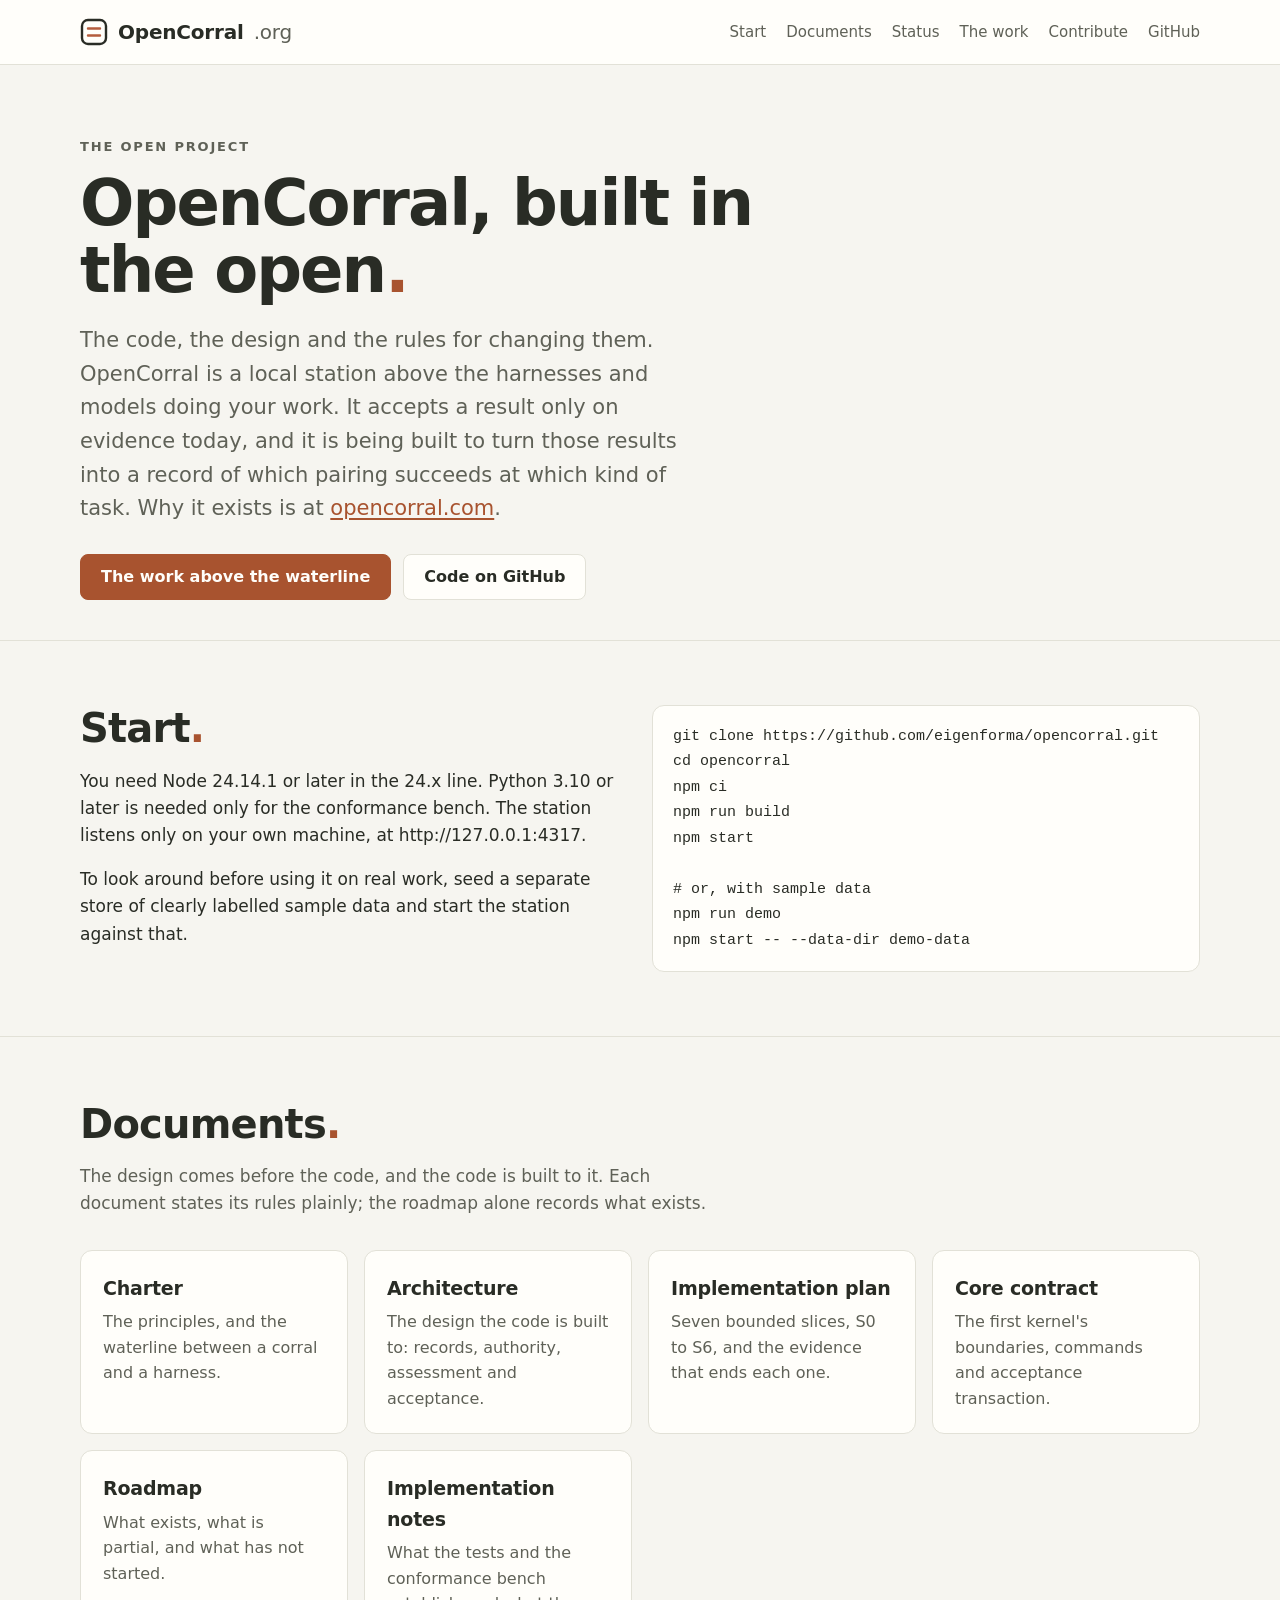
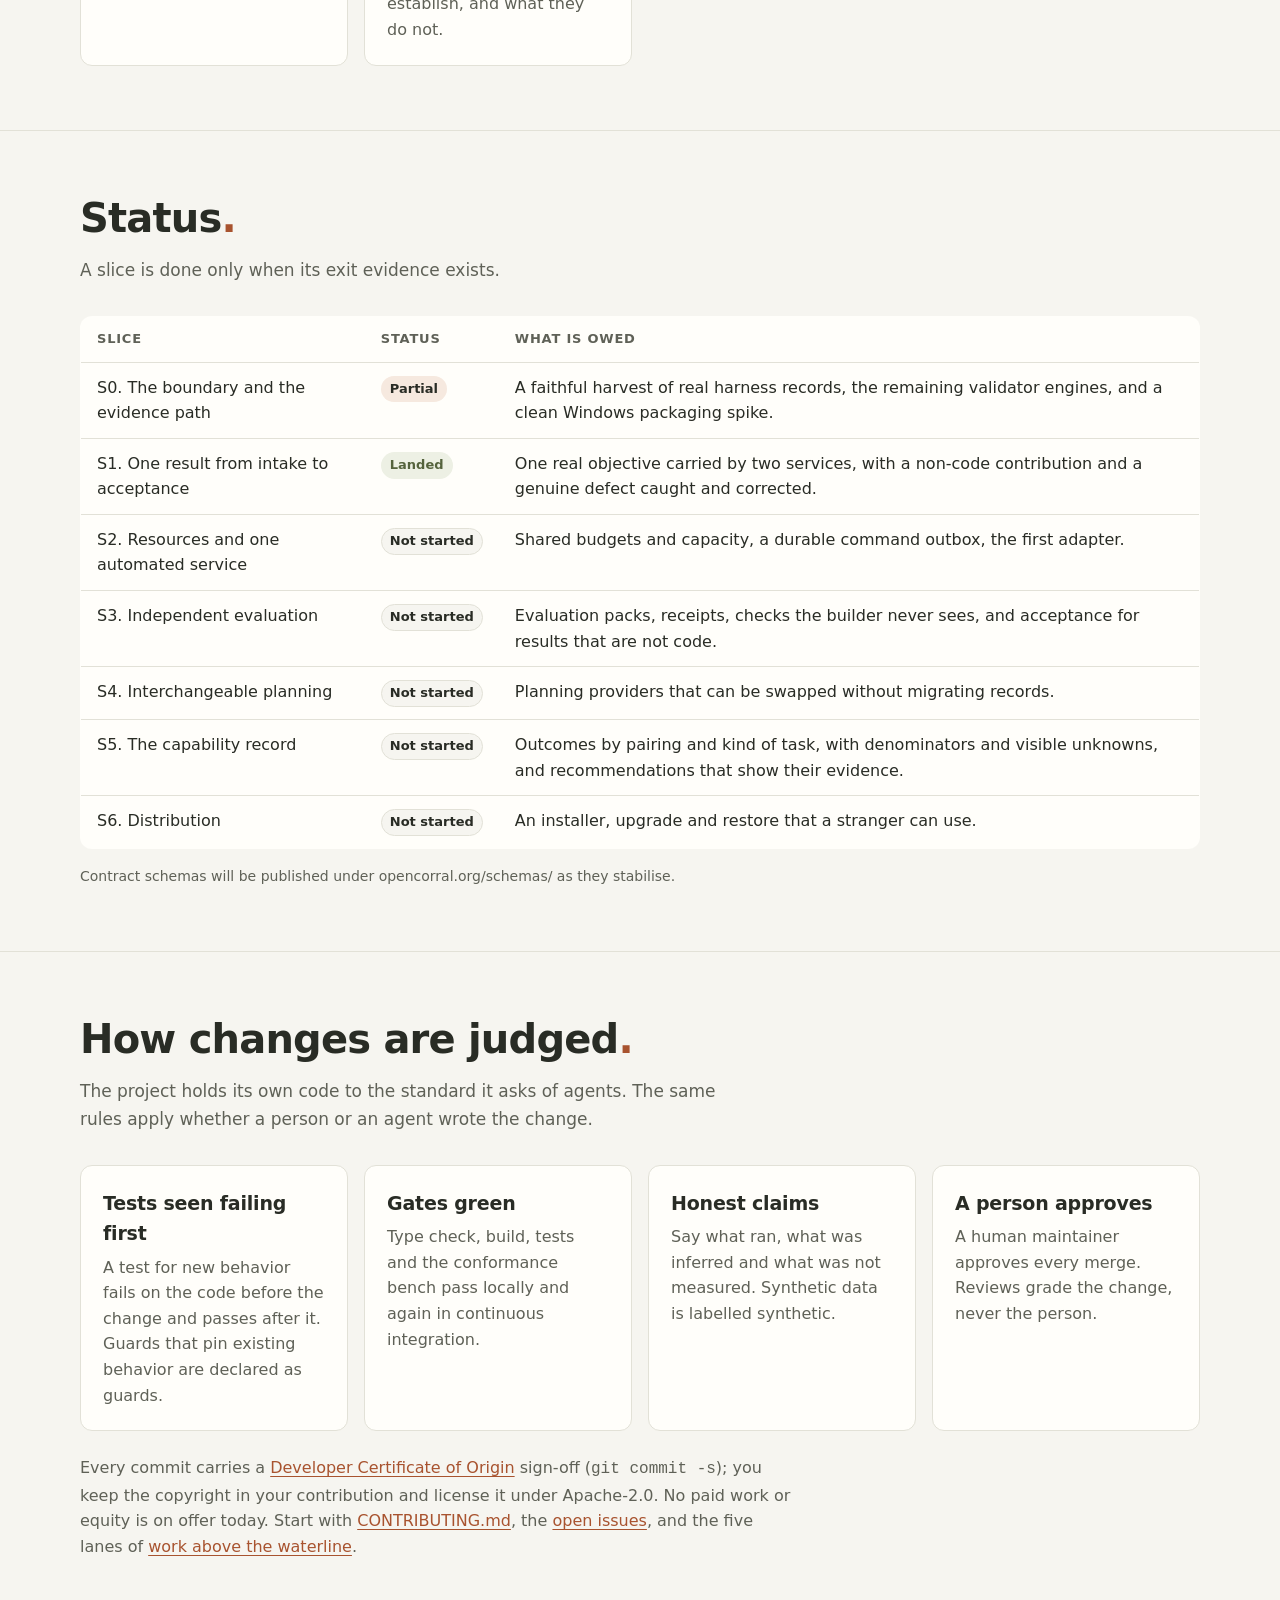
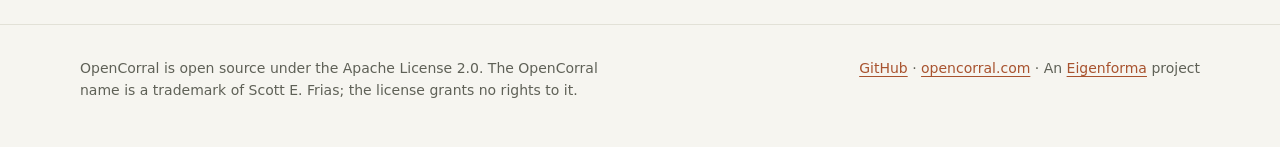
<file: index.html>
<!doctype html>
<html lang="en">
<head>
<meta charset="utf-8">
<meta name="viewport" content="width=device-width, initial-scale=1">
<title>OpenCorral · The open project</title>
<meta name="description" content="The OpenCorral open project: the code, the design documents, the roadmap, the open work above the waterline, and how changes are judged. Apache-2.0.">
<link rel="stylesheet" href="style.css">
</head>
<body>
<header class="site-head">
  <div class="wrap">
    <a class="brand" href="/" aria-label="OpenCorral open project home">
      <svg width="28" height="28" viewBox="0 0 28 28" fill="none" aria-hidden="true"><rect x="2" y="2" width="24" height="24" rx="6" stroke="currentColor" stroke-width="2.4"/><path d="M8 10.5h12M8 17.5h12" stroke="#b45c3d" stroke-width="2.4" stroke-linecap="round"/></svg>
      OpenCorral <span style="color:var(--muted);font-weight:500">.org</span>
    </a>
    <nav class="site-nav" aria-label="Main">
      <a href="#start">Start</a>
      <a href="#documents">Documents</a>
      <a href="#status">Status</a>
      <a href="/work/">The work</a>
      <a href="#contribute">Contribute</a>
      <a href="https://github.com/eigenforma/opencorral">GitHub</a>
    </nav>
  </div>
</header>

<main>
  <div class="wrap hero">
    <p class="eyebrow">The open project</p>
    <h1>OpenCorral, built in the open<span class="dot">.</span></h1>
    <p class="lede">The code, the design and the rules for changing them. OpenCorral is a local station above the harnesses and models doing your work. It accepts a result only on evidence today, and it is being built to turn those results into a record of which pairing succeeds at which kind of task. Why it exists is at <a href="https://opencorral.com">opencorral.com</a>.</p>
    <div class="actions">
      <a class="button primary" href="/work/">The work above the waterline</a>
      <a class="button" href="https://github.com/eigenforma/opencorral">Code on GitHub</a>
    </div>
  </div>

  <section id="start">
    <div class="wrap two">
      <div>
        <h2>Start<span class="dot">.</span></h2>
        <p>You need Node 24.14.1 or later in the 24.x line. Python 3.10 or later is needed only for the conformance bench. The station listens only on your own machine, at http://127.0.0.1:4317.</p>
        <p>To look around before using it on real work, seed a separate store of clearly labelled sample data and start the station against that.</p>
      </div>
      <div>
<pre><code>git clone https://github.com/eigenforma/opencorral.git
cd opencorral
npm ci
npm run build
npm start

# or, with sample data
npm run demo
npm start -- --data-dir demo-data</code></pre>
      </div>
    </div>
  </section>

  <section id="documents">
    <div class="wrap">
      <h2>Documents<span class="dot">.</span></h2>
      <p class="section-intro">The design comes before the code, and the code is built to it. Each document states its rules plainly; the roadmap alone records what exists.</p>
      <div class="grid">
        <a class="card" href="https://github.com/eigenforma/opencorral/blob/main/docs/CHARTER.md"><h3>Charter</h3><p>The principles, and the waterline between a corral and a harness.</p></a>
        <a class="card" href="https://github.com/eigenforma/opencorral/blob/main/docs/ARCHITECTURE.md"><h3>Architecture</h3><p>The design the code is built to: records, authority, assessment and acceptance.</p></a>
        <a class="card" href="https://github.com/eigenforma/opencorral/blob/main/docs/IMPLEMENTATION_PLAN.md"><h3>Implementation plan</h3><p>Seven bounded slices, S0 to S6, and the evidence that ends each one.</p></a>
        <a class="card" href="https://github.com/eigenforma/opencorral/blob/main/docs/CORE_CONTRACT.md"><h3>Core contract</h3><p>The first kernel's boundaries, commands and acceptance transaction.</p></a>
        <a class="card" href="https://github.com/eigenforma/opencorral/blob/main/docs/ROADMAP.md"><h3>Roadmap</h3><p>What exists, what is partial, and what has not started.</p></a>
        <a class="card" href="https://github.com/eigenforma/opencorral/blob/main/docs/IMPLEMENTATION-NOTES.md"><h3>Implementation notes</h3><p>What the tests and the conformance bench establish, and what they do not.</p></a>
      </div>
    </div>
  </section>

  <section id="status">
    <div class="wrap">
      <h2>Status<span class="dot">.</span></h2>
      <p class="section-intro">A slice is done only when its exit evidence exists.</p>
      <div class="table-box">
        <table class="status">
          <thead><tr><th scope="col">Slice</th><th scope="col">Status</th><th scope="col">What is owed</th></tr></thead>
          <tbody>
            <tr><td>S0. The boundary and the evidence path</td><td><span class="tag partial">Partial</span></td><td>A faithful harvest of real harness records, the remaining validator engines, and a clean Windows packaging spike.</td></tr>
            <tr><td>S1. One result from intake to acceptance</td><td><span class="tag landed">Landed</span></td><td>One real objective carried by two services, with a non-code contribution and a genuine defect caught and corrected.</td></tr>
            <tr><td>S2. Resources and one automated service</td><td><span class="tag">Not started</span></td><td>Shared budgets and capacity, a durable command outbox, the first adapter.</td></tr>
            <tr><td>S3. Independent evaluation</td><td><span class="tag">Not started</span></td><td>Evaluation packs, receipts, checks the builder never sees, and acceptance for results that are not code.</td></tr>
            <tr><td>S4. Interchangeable planning</td><td><span class="tag">Not started</span></td><td>Planning providers that can be swapped without migrating records.</td></tr>
            <tr><td>S5. The capability record</td><td><span class="tag">Not started</span></td><td>Outcomes by pairing and kind of task, with denominators and visible unknowns, and recommendations that show their evidence.</td></tr>
            <tr><td>S6. Distribution</td><td><span class="tag">Not started</span></td><td>An installer, upgrade and restore that a stranger can use.</td></tr>
          </tbody>
        </table>
      </div>
      <p class="fineprint">Contract schemas will be published under opencorral.org/schemas/ as they stabilise.</p>
    </div>
  </section>

  <section id="contribute">
    <div class="wrap">
      <h2>How changes are judged<span class="dot">.</span></h2>
      <p class="section-intro">The project holds its own code to the standard it asks of agents. The same rules apply whether a person or an agent wrote the change.</p>
      <div class="grid">
        <div class="card"><h3>Tests seen failing first</h3><p>A test for new behavior fails on the code before the change and passes after it. Guards that pin existing behavior are declared as guards.</p></div>
        <div class="card"><h3>Gates green</h3><p>Type check, build, tests and the conformance bench pass locally and again in continuous integration.</p></div>
        <div class="card"><h3>Honest claims</h3><p>Say what ran, what was inferred and what was not measured. Synthetic data is labelled synthetic.</p></div>
        <div class="card"><h3>A person approves</h3><p>A human maintainer approves every merge. Reviews grade the change, never the person.</p></div>
      </div>
      <p class="not-yet">Every commit carries a <a href="https://developercertificate.org/">Developer Certificate of Origin</a> sign-off (<code>git commit -s</code>); you keep the copyright in your contribution and license it under Apache-2.0. No paid work or equity is on offer today. Start with <a href="https://github.com/eigenforma/opencorral/blob/main/CONTRIBUTING.md">CONTRIBUTING.md</a>, the <a href="https://github.com/eigenforma/opencorral/issues">open issues</a>, and the five lanes of <a href="/work/">work above the waterline</a>.</p>
    </div>
  </section>
</main>

<footer class="site-foot">
  <div class="wrap">
    <p>OpenCorral is open source under the Apache License 2.0. The OpenCorral name is a trademark of Scott E. Frias; the license grants no rights to it.</p>
    <p><a href="https://github.com/eigenforma/opencorral">GitHub</a> · <a href="https://opencorral.com">opencorral.com</a> · An <a href="https://eigenforma.com">Eigenforma</a> project</p>
  </div>
</footer>
</body>
</html>
</file>
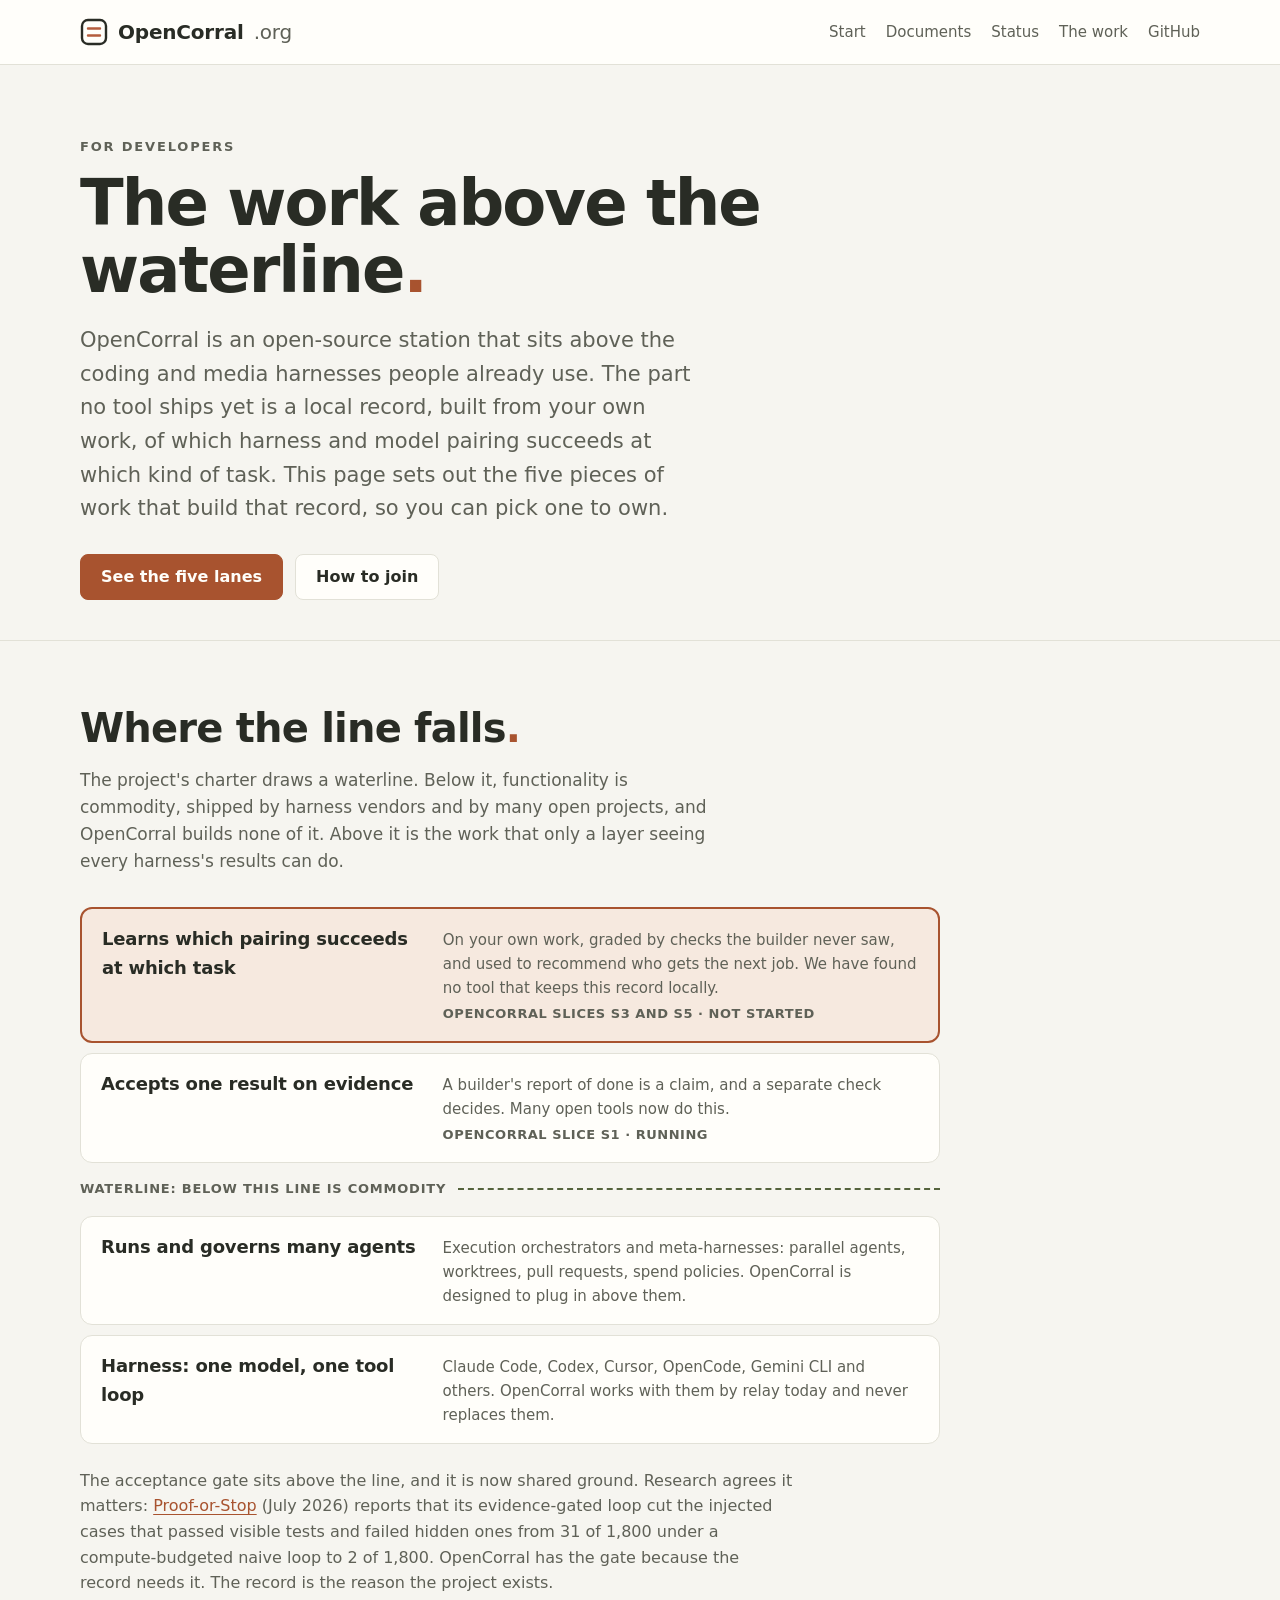
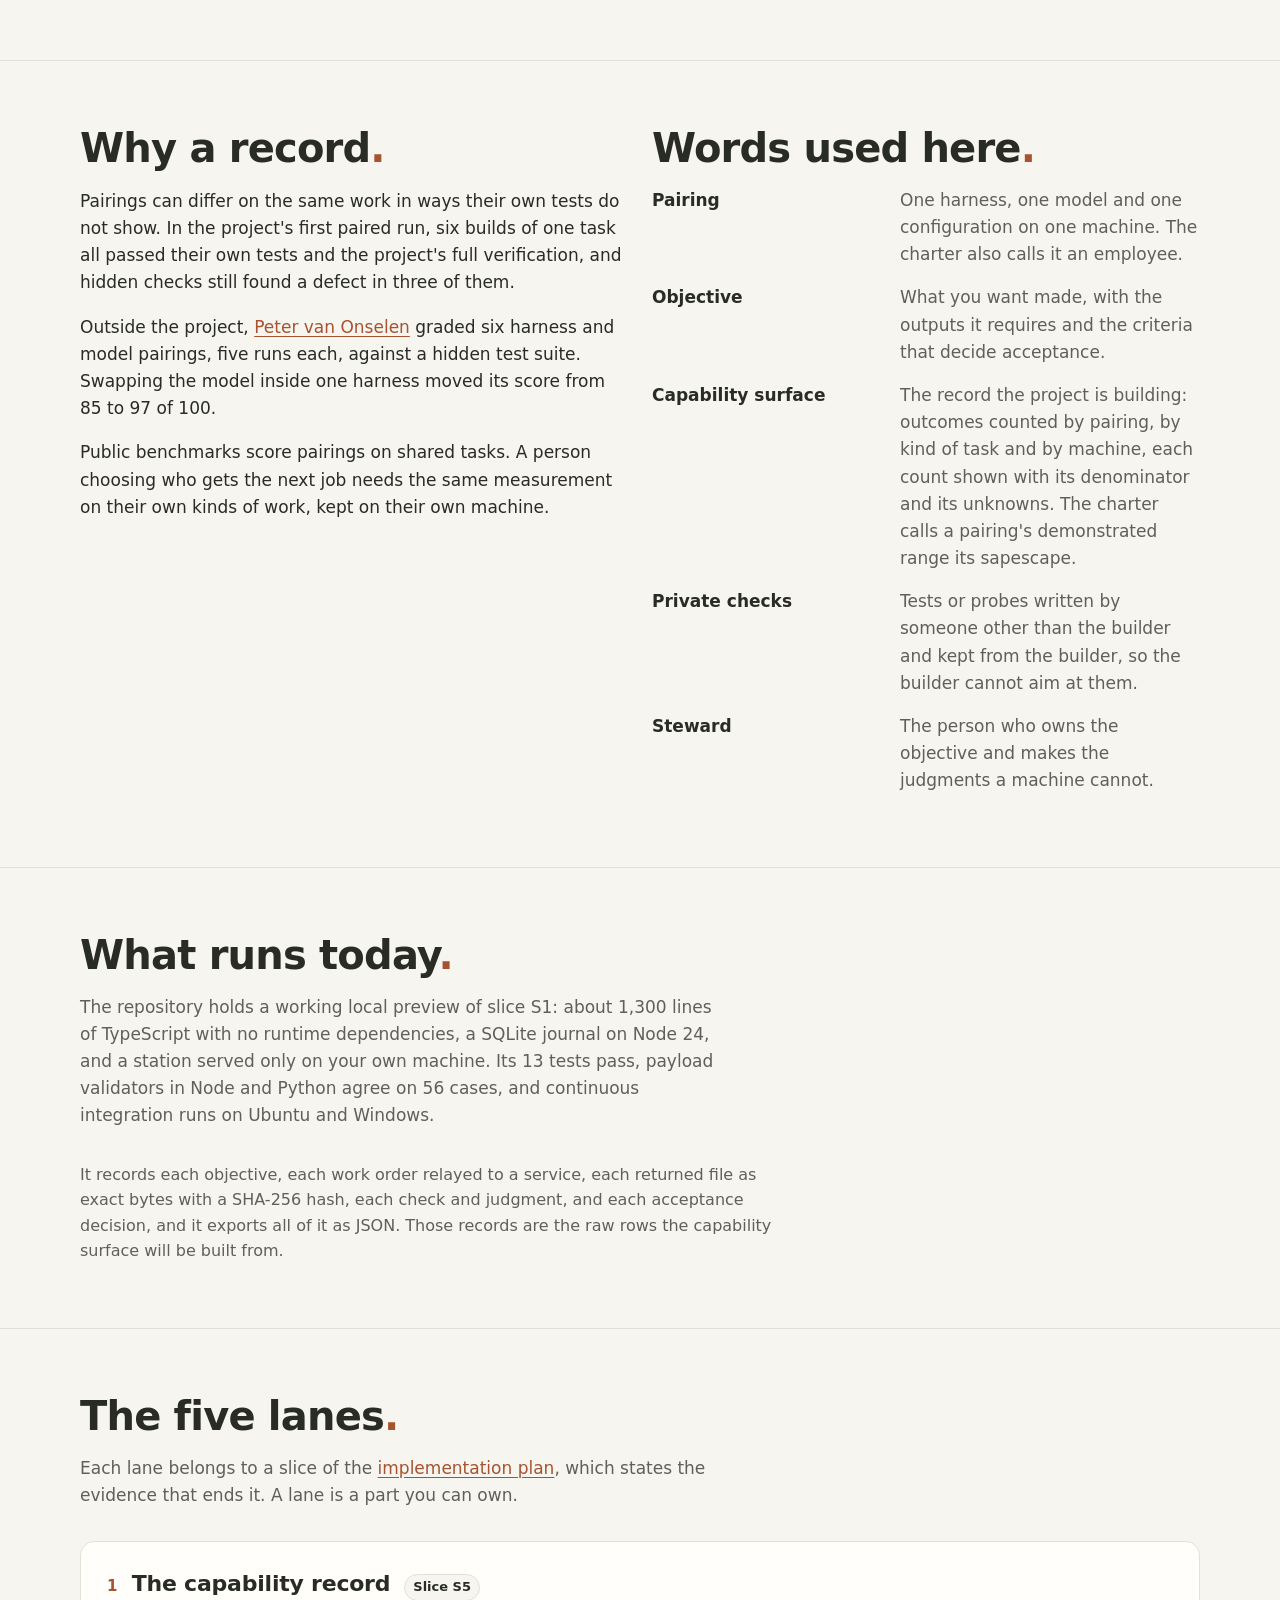
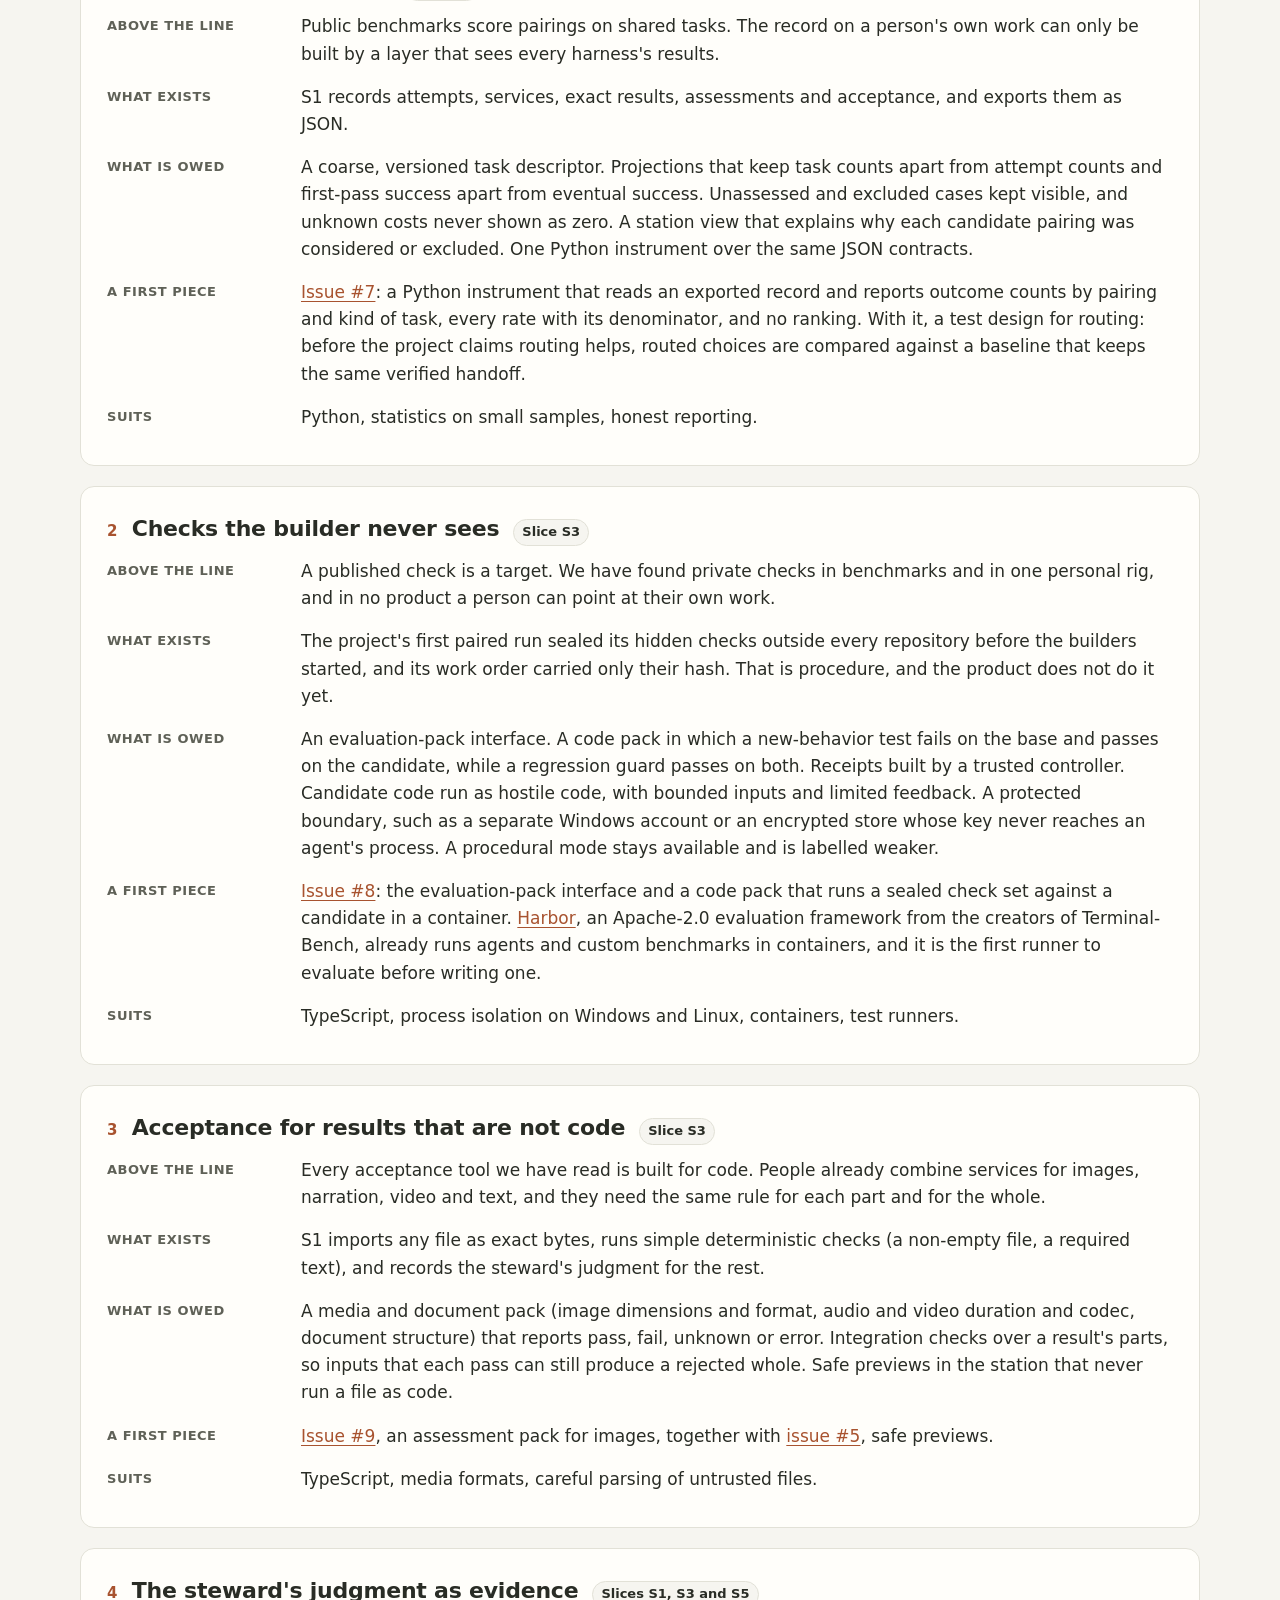
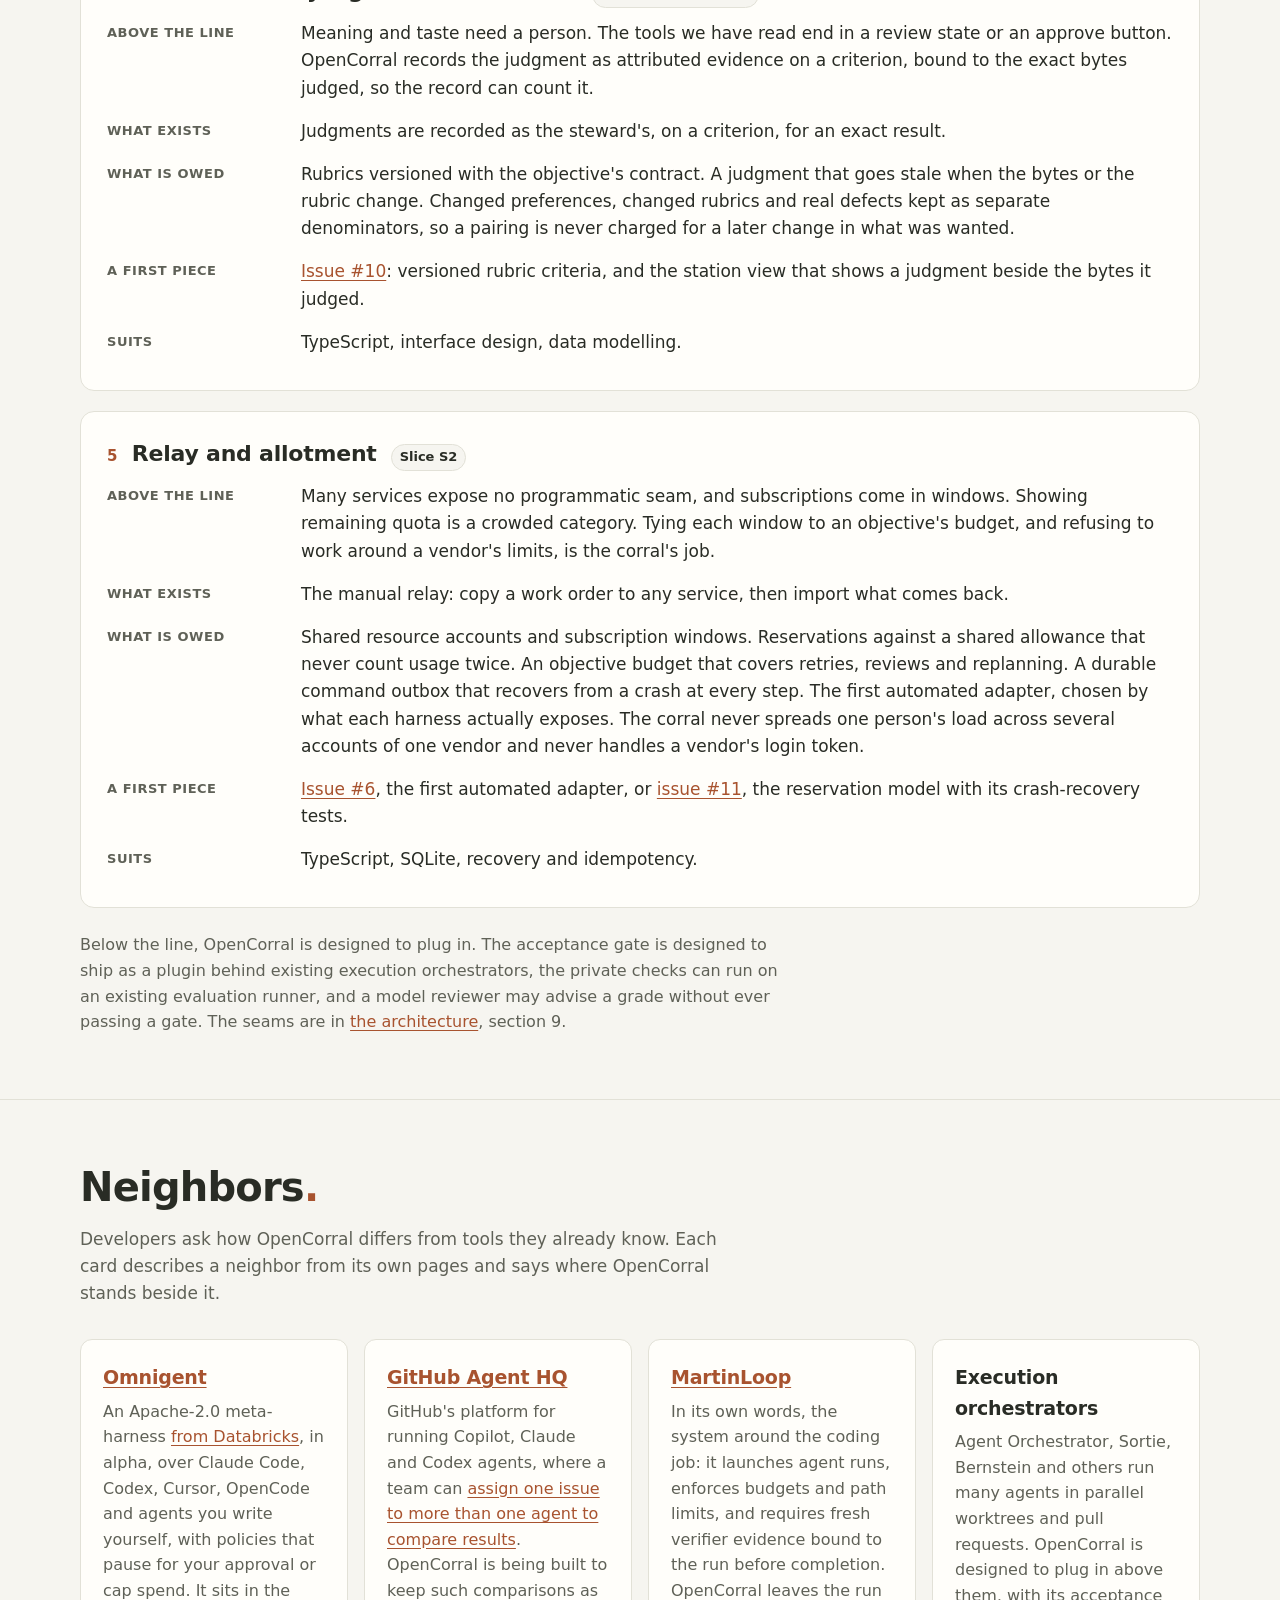
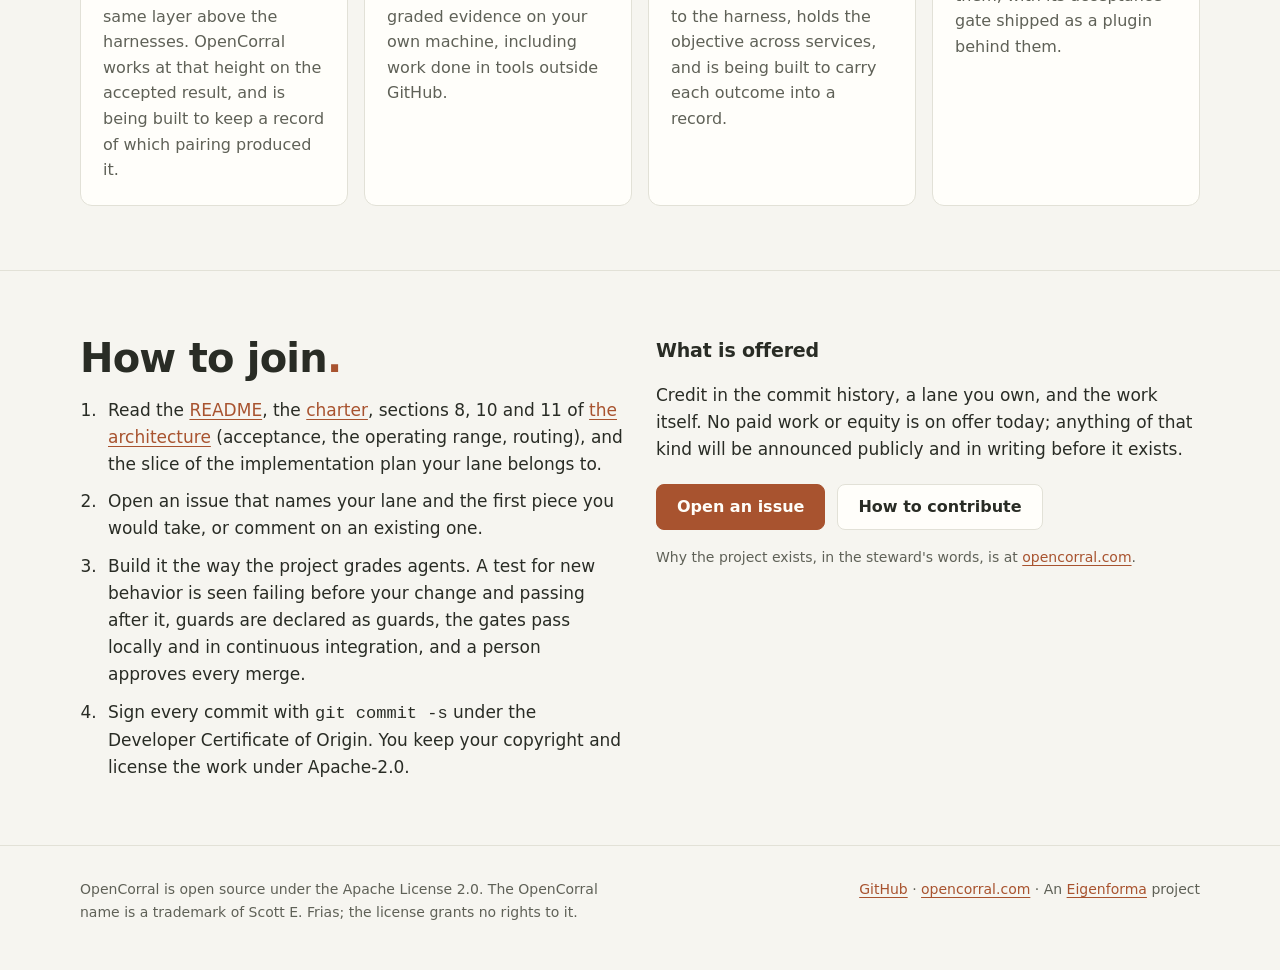
<file: work/index.html>
<!doctype html>
<html lang="en">
<head>
<meta charset="utf-8">
<meta name="viewport" content="width=device-width, initial-scale=1">
<title>The work above the waterline · OpenCorral</title>
<meta name="description" content="Five pieces of open work that build OpenCorral's capability record: a local record, from your own work, of which harness and model pairing succeeds at which kind of task. For developers who want to own one.">
<link rel="stylesheet" href="../style.css">
</head>
<body>
<header class="site-head">
  <div class="wrap">
    <a class="brand" href="/" aria-label="OpenCorral open project home">
      <svg width="28" height="28" viewBox="0 0 28 28" fill="none" aria-hidden="true"><rect x="2" y="2" width="24" height="24" rx="6" stroke="currentColor" stroke-width="2.4"/><path d="M8 10.5h12M8 17.5h12" stroke="#b45c3d" stroke-width="2.4" stroke-linecap="round"/></svg>
      OpenCorral <span style="color:var(--muted);font-weight:500">.org</span>
    </a>
    <nav class="site-nav" aria-label="Main">
      <a href="/#start">Start</a>
      <a href="/#documents">Documents</a>
      <a href="/#status">Status</a>
      <a href="/work/" aria-current="page">The work</a>
      <a href="https://github.com/eigenforma/opencorral">GitHub</a>
    </nav>
  </div>
</header>

<main>
  <div class="wrap hero">
    <p class="eyebrow">For developers</p>
    <h1>The work above the waterline<span class="dot">.</span></h1>
    <p class="lede">OpenCorral is an open-source station that sits above the coding and media harnesses people already use. The part no tool ships yet is a local record, built from your own work, of which harness and model pairing succeeds at which kind of task. This page sets out the five pieces of work that build that record, so you can pick one to own.</p>
    <div class="actions">
      <a class="button primary" href="#lanes">See the five lanes</a>
      <a class="button" href="#join">How to join</a>
    </div>
  </div>

  <section id="waterline">
    <div class="wrap">
      <h2>Where the line falls<span class="dot">.</span></h2>
      <p class="section-intro">The project's charter draws a waterline. Below it, functionality is commodity, shipped by harness vendors and by many open projects, and OpenCorral builds none of it. Above it is the work that only a layer seeing every harness's results can do.</p>
      <div class="layers" role="list" aria-label="Four layers of the coding agent stack, top to bottom">
        <div class="layer top" role="listitem">
          <h3>Learns which pairing succeeds at which task</h3>
          <p>On your own work, graded by checks the builder never saw, and used to recommend who gets the next job. We have found no tool that keeps this record locally.<span class="where">OpenCorral slices S3 and S5 · not started</span></p>
        </div>
        <div class="layer" role="listitem">
          <h3>Accepts one result on evidence</h3>
          <p>A builder's report of done is a claim, and a separate check decides. Many open tools now do this.<span class="where">OpenCorral slice S1 · running</span></p>
        </div>
        <div class="waterline" role="presentation">Waterline: below this line is commodity</div>
        <div class="layer" role="listitem">
          <h3>Runs and governs many agents</h3>
          <p>Execution orchestrators and meta-harnesses: parallel agents, worktrees, pull requests, spend policies. OpenCorral is designed to plug in above them.</p>
        </div>
        <div class="layer" role="listitem">
          <h3>Harness: one model, one tool loop</h3>
          <p>Claude Code, Codex, Cursor, OpenCode, Gemini CLI and others. OpenCorral works with them by relay today and never replaces them.</p>
        </div>
      </div>
      <p class="not-yet">The acceptance gate sits above the line, and it is now shared ground. Research agrees it matters: <a href="https://arxiv.org/abs/2607.14890">Proof-or-Stop</a> (July 2026) reports that its evidence-gated loop cut the injected cases that passed visible tests and failed hidden ones from 31 of 1,800 under a compute-budgeted naive loop to 2 of 1,800. OpenCorral has the gate because the record needs it. The record is the reason the project exists.</p>
    </div>
  </section>

  <section id="why">
    <div class="wrap two">
      <div>
        <h2>Why a record<span class="dot">.</span></h2>
        <p>Pairings can differ on the same work in ways their own tests do not show. In the project's first paired run, six builds of one task all passed their own tests and the project's full verification, and hidden checks still found a defect in three of them.</p>
        <p>Outside the project, <a href="https://dev.to/peter_vanonselen_e86eab6/show-your-work-40hg">Peter van Onselen</a> graded six harness and model pairings, five runs each, against a hidden test suite. Swapping the model inside one harness moved its score from 85 to 97 of 100.</p>
        <p>Public benchmarks score pairings on shared tasks. A person choosing who gets the next job needs the same measurement on their own kinds of work, kept on their own machine.</p>
      </div>
      <div>
        <h2>Words used here<span class="dot">.</span></h2>
        <dl class="terms">
          <dt>Pairing</dt><dd>One harness, one model and one configuration on one machine. The charter also calls it an employee.</dd>
          <dt>Objective</dt><dd>What you want made, with the outputs it requires and the criteria that decide acceptance.</dd>
          <dt>Capability surface</dt><dd>The record the project is building: outcomes counted by pairing, by kind of task and by machine, each count shown with its denominator and its unknowns. The charter calls a pairing's demonstrated range its sapescape.</dd>
          <dt>Private checks</dt><dd>Tests or probes written by someone other than the builder and kept from the builder, so the builder cannot aim at them.</dd>
          <dt>Steward</dt><dd>The person who owns the objective and makes the judgments a machine cannot.</dd>
        </dl>
      </div>
    </div>
  </section>

  <section id="today">
    <div class="wrap">
      <h2>What runs today<span class="dot">.</span></h2>
      <p class="section-intro">The repository holds a working local preview of slice S1: about 1,300 lines of TypeScript with no runtime dependencies, a SQLite journal on Node 24, and a station served only on your own machine. Its 13 tests pass, payload validators in Node and Python agree on 56 cases, and continuous integration runs on Ubuntu and Windows.</p>
      <p class="not-yet" style="margin-top:0">It records each objective, each work order relayed to a service, each returned file as exact bytes with a SHA-256 hash, each check and judgment, and each acceptance decision, and it exports all of it as JSON. Those records are the raw rows the capability surface will be built from.</p>
    </div>
  </section>

  <section id="lanes">
    <div class="wrap">
      <h2>The five lanes<span class="dot">.</span></h2>
      <p class="section-intro">Each lane belongs to a slice of the <a href="https://github.com/eigenforma/opencorral/blob/main/docs/IMPLEMENTATION_PLAN.md">implementation plan</a>, which states the evidence that ends it. A lane is a part you can own.</p>
      <div class="lanes">

        <article class="lane" id="record">
          <header><span class="num">1</span><h3>The capability record</h3><span class="tag">Slice S5</span></header>
          <dl>
            <dt>Above the line</dt><dd>Public benchmarks score pairings on shared tasks. The record on a person's own work can only be built by a layer that sees every harness's results.</dd>
            <dt>What exists</dt><dd>S1 records attempts, services, exact results, assessments and acceptance, and exports them as JSON.</dd>
            <dt>What is owed</dt><dd>A coarse, versioned task descriptor. Projections that keep task counts apart from attempt counts and first-pass success apart from eventual success. Unassessed and excluded cases kept visible, and unknown costs never shown as zero. A station view that explains why each candidate pairing was considered or excluded. One Python instrument over the same JSON contracts.</dd>
            <dt>A first piece</dt><dd><a href="https://github.com/eigenforma/opencorral/issues/7">Issue #7</a>: a Python instrument that reads an exported record and reports outcome counts by pairing and kind of task, every rate with its denominator, and no ranking. With it, a test design for routing: before the project claims routing helps, routed choices are compared against a baseline that keeps the same verified handoff.</dd>
            <dt>Suits</dt><dd>Python, statistics on small samples, honest reporting.</dd>
          </dl>
        </article>

        <article class="lane" id="private-checks">
          <header><span class="num">2</span><h3>Checks the builder never sees</h3><span class="tag">Slice S3</span></header>
          <dl>
            <dt>Above the line</dt><dd>A published check is a target. We have found private checks in benchmarks and in one personal rig, and in no product a person can point at their own work.</dd>
            <dt>What exists</dt><dd>The project's first paired run sealed its hidden checks outside every repository before the builders started, and its work order carried only their hash. That is procedure, and the product does not do it yet.</dd>
            <dt>What is owed</dt><dd>An evaluation-pack interface. A code pack in which a new-behavior test fails on the base and passes on the candidate, while a regression guard passes on both. Receipts built by a trusted controller. Candidate code run as hostile code, with bounded inputs and limited feedback. A protected boundary, such as a separate Windows account or an encrypted store whose key never reaches an agent's process. A procedural mode stays available and is labelled weaker.</dd>
            <dt>A first piece</dt><dd><a href="https://github.com/eigenforma/opencorral/issues/8">Issue #8</a>: the evaluation-pack interface and a code pack that runs a sealed check set against a candidate in a container. <a href="https://github.com/harbor-framework/harbor">Harbor</a>, an Apache-2.0 evaluation framework from the creators of Terminal-Bench, already runs agents and custom benchmarks in containers, and it is the first runner to evaluate before writing one.</dd>
            <dt>Suits</dt><dd>TypeScript, process isolation on Windows and Linux, containers, test runners.</dd>
          </dl>
        </article>

        <article class="lane" id="non-code">
          <header><span class="num">3</span><h3>Acceptance for results that are not code</h3><span class="tag">Slice S3</span></header>
          <dl>
            <dt>Above the line</dt><dd>Every acceptance tool we have read is built for code. People already combine services for images, narration, video and text, and they need the same rule for each part and for the whole.</dd>
            <dt>What exists</dt><dd>S1 imports any file as exact bytes, runs simple deterministic checks (a non-empty file, a required text), and records the steward's judgment for the rest.</dd>
            <dt>What is owed</dt><dd>A media and document pack (image dimensions and format, audio and video duration and codec, document structure) that reports pass, fail, unknown or error. Integration checks over a result's parts, so inputs that each pass can still produce a rejected whole. Safe previews in the station that never run a file as code.</dd>
            <dt>A first piece</dt><dd><a href="https://github.com/eigenforma/opencorral/issues/9">Issue #9</a>, an assessment pack for images, together with <a href="https://github.com/eigenforma/opencorral/issues/5">issue #5</a>, safe previews.</dd>
            <dt>Suits</dt><dd>TypeScript, media formats, careful parsing of untrusted files.</dd>
          </dl>
        </article>

        <article class="lane" id="judgment">
          <header><span class="num">4</span><h3>The steward's judgment as evidence</h3><span class="tag">Slices S1, S3 and S5</span></header>
          <dl>
            <dt>Above the line</dt><dd>Meaning and taste need a person. The tools we have read end in a review state or an approve button. OpenCorral records the judgment as attributed evidence on a criterion, bound to the exact bytes judged, so the record can count it.</dd>
            <dt>What exists</dt><dd>Judgments are recorded as the steward's, on a criterion, for an exact result.</dd>
            <dt>What is owed</dt><dd>Rubrics versioned with the objective's contract. A judgment that goes stale when the bytes or the rubric change. Changed preferences, changed rubrics and real defects kept as separate denominators, so a pairing is never charged for a later change in what was wanted.</dd>
            <dt>A first piece</dt><dd><a href="https://github.com/eigenforma/opencorral/issues/10">Issue #10</a>: versioned rubric criteria, and the station view that shows a judgment beside the bytes it judged.</dd>
            <dt>Suits</dt><dd>TypeScript, interface design, data modelling.</dd>
          </dl>
        </article>

        <article class="lane" id="allotment">
          <header><span class="num">5</span><h3>Relay and allotment</h3><span class="tag">Slice S2</span></header>
          <dl>
            <dt>Above the line</dt><dd>Many services expose no programmatic seam, and subscriptions come in windows. Showing remaining quota is a crowded category. Tying each window to an objective's budget, and refusing to work around a vendor's limits, is the corral's job.</dd>
            <dt>What exists</dt><dd>The manual relay: copy a work order to any service, then import what comes back.</dd>
            <dt>What is owed</dt><dd>Shared resource accounts and subscription windows. Reservations against a shared allowance that never count usage twice. An objective budget that covers retries, reviews and replanning. A durable command outbox that recovers from a crash at every step. The first automated adapter, chosen by what each harness actually exposes. The corral never spreads one person's load across several accounts of one vendor and never handles a vendor's login token.</dd>
            <dt>A first piece</dt><dd><a href="https://github.com/eigenforma/opencorral/issues/6">Issue #6</a>, the first automated adapter, or <a href="https://github.com/eigenforma/opencorral/issues/11">issue #11</a>, the reservation model with its crash-recovery tests.</dd>
            <dt>Suits</dt><dd>TypeScript, SQLite, recovery and idempotency.</dd>
          </dl>
        </article>

      </div>
      <p class="not-yet">Below the line, OpenCorral is designed to plug in. The acceptance gate is designed to ship as a plugin behind existing execution orchestrators, the private checks can run on an existing evaluation runner, and a model reviewer may advise a grade without ever passing a gate. The seams are in <a href="https://github.com/eigenforma/opencorral/blob/main/docs/ARCHITECTURE.md">the architecture</a>, section 9.</p>
    </div>
  </section>

  <section id="neighbors">
    <div class="wrap">
      <h2>Neighbors<span class="dot">.</span></h2>
      <p class="section-intro">Developers ask how OpenCorral differs from tools they already know. Each card describes a neighbor from its own pages and says where OpenCorral stands beside it.</p>
      <div class="grid">
        <div class="card"><h3><a href="https://github.com/omnigent-ai/omnigent">Omnigent</a></h3><p>An Apache-2.0 meta-harness <a href="https://www.databricks.com/blog/introducing-omnigent-meta-harness-combine-control-and-share-your-agents">from Databricks</a>, in alpha, over Claude Code, Codex, Cursor, OpenCode and agents you write yourself, with policies that pause for your approval or cap spend. It sits in the same layer above the harnesses. OpenCorral works at that height on the accepted result, and is being built to keep a record of which pairing produced it.</p></div>
        <div class="card"><h3><a href="https://github.blog/news-insights/company-news/welcome-home-agents/">GitHub Agent HQ</a></h3><p>GitHub's platform for running Copilot, Claude and Codex agents, where a team can <a href="https://itbrief.co.nz/story/github-adds-claude-codex-agents-to-unified-ai-hub">assign one issue to more than one agent to compare results</a>. OpenCorral is being built to keep such comparisons as graded evidence on your own machine, including work done in tools outside GitHub.</p></div>
        <div class="card"><h3><a href="https://github.com/Keesan12/martin-loop">MartinLoop</a></h3><p>In its own words, the system around the coding job: it launches agent runs, enforces budgets and path limits, and requires fresh verifier evidence bound to the run before completion. OpenCorral leaves the run to the harness, holds the objective across services, and is being built to carry each outcome into a record.</p></div>
        <div class="card"><h3>Execution orchestrators</h3><p>Agent Orchestrator, Sortie, Bernstein and others run many agents in parallel worktrees and pull requests. OpenCorral is designed to plug in above them, with its acceptance gate shipped as a plugin behind them.</p></div>
      </div>
    </div>
  </section>

  <section id="join">
    <div class="wrap join">
      <div>
        <h2>How to join<span class="dot">.</span></h2>
        <ol class="steps">
          <li>Read the <a href="https://github.com/eigenforma/opencorral#readme">README</a>, the <a href="https://github.com/eigenforma/opencorral/blob/main/docs/CHARTER.md">charter</a>, sections 8, 10 and 11 of <a href="https://github.com/eigenforma/opencorral/blob/main/docs/ARCHITECTURE.md">the architecture</a> (acceptance, the operating range, routing), and the slice of the implementation plan your lane belongs to.</li>
          <li>Open an issue that names your lane and the first piece you would take, or comment on an existing one.</li>
          <li>Build it the way the project grades agents. A test for new behavior is seen failing before your change and passing after it, guards are declared as guards, the gates pass locally and in continuous integration, and a person approves every merge.</li>
          <li>Sign every commit with <code>git commit -s</code> under the Developer Certificate of Origin. You keep your copyright and license the work under Apache-2.0.</li>
        </ol>
      </div>
      <div>
        <h3>What is offered</h3>
        <p>Credit in the commit history, a lane you own, and the work itself. No paid work or equity is on offer today; anything of that kind will be announced publicly and in writing before it exists.</p>
        <div class="actions" style="margin-top:20px">
          <a class="button primary" href="https://github.com/eigenforma/opencorral/issues/new">Open an issue</a>
          <a class="button" href="https://github.com/eigenforma/opencorral/blob/main/CONTRIBUTING.md">How to contribute</a>
        </div>
        <p class="fineprint">Why the project exists, in the steward's words, is at <a href="https://opencorral.com">opencorral.com</a>.</p>
      </div>
    </div>
  </section>
</main>

<footer class="site-foot">
  <div class="wrap">
    <p>OpenCorral is open source under the Apache License 2.0. The OpenCorral name is a trademark of Scott E. Frias; the license grants no rights to it.</p>
    <p><a href="https://github.com/eigenforma/opencorral">GitHub</a> · <a href="https://opencorral.com">opencorral.com</a> · An <a href="https://eigenforma.com">Eigenforma</a> project</p>
  </div>
</footer>
</body>
</html>
</file>
<file: style.css>
:root {
  color-scheme: light dark;
  --canvas: #f6f5f0;
  --surface: #fffefa;
  --ink: #292c25;
  --muted: #5f6157;
  --line: #e2e1d7;
  --accent: #a8532f;
  --accent-ink: #fffefa;
  --olive: #55633d;
  --olive-soft: #edf0e4;
  --warn-soft: #f6e9df;
  --shadow: 0 1px 2px rgba(41, 44, 37, .06), 0 12px 32px rgba(41, 44, 37, .08);
  font-family: "Segoe UI", -apple-system, BlinkMacSystemFont, system-ui, sans-serif;
  line-height: 1.6;
}
@media (prefers-color-scheme: dark) {
  :root {
    --canvas: #1a1b17;
    --surface: #23241f;
    --ink: #ecebe4;
    --muted: #b0b1a6;
    --line: #36372f;
    --accent: #e0896a;
    --accent-ink: #1a1b17;
    --olive: #b3c294;
    --olive-soft: #2b3024;
    --warn-soft: #3a2a22;
    --shadow: 0 1px 2px rgba(0, 0, 0, .3), 0 12px 32px rgba(0, 0, 0, .35);
  }
}
* { box-sizing: border-box; }
body { margin: 0; background: var(--canvas); color: var(--ink); font-size: 17px; }
a { color: var(--accent); text-underline-offset: 3px; }
a:hover { text-decoration-thickness: 2px; }
img { max-width: 100%; height: auto; display: block; }
.wrap { width: min(1120px, 100% - 32px); margin-inline: auto; }

.draft-bar { background: var(--warn-soft); color: var(--ink); text-align: center; font-size: 14px; padding: 8px 16px; border-bottom: 1px solid var(--line); }

.site-head { border-bottom: 1px solid var(--line); background: var(--surface); }
.site-head .wrap { display: flex; align-items: center; justify-content: space-between; gap: 16px; padding-block: 14px; flex-wrap: wrap; }
.brand { display: inline-flex; align-items: center; gap: 10px; color: var(--ink); text-decoration: none; font-weight: 650; font-size: 20px; letter-spacing: -.01em; }
.brand svg { flex: none; }
.site-nav { display: flex; gap: 6px 20px; flex-wrap: wrap; font-size: 15px; }
.site-nav a { color: var(--muted); text-decoration: none; padding: 6px 0; }
.site-nav a:hover { color: var(--ink); }

.hero { padding: 72px 0 40px; }
.eyebrow { font-size: 13px; letter-spacing: .14em; text-transform: uppercase; color: var(--muted); font-weight: 600; margin: 0 0 12px; }
h1 { font-size: clamp(38px, 6vw, 64px); line-height: 1.05; letter-spacing: -.03em; margin: 0 0 20px; font-weight: 650; max-width: 16ch; }
h1 .dot, h2 .dot { color: var(--accent); }
.lede { font-size: clamp(18px, 2.2vw, 21px); color: var(--muted); max-width: 46ch; margin: 0 0 28px; }
.actions { display: flex; gap: 12px; flex-wrap: wrap; align-items: center; }
.button { display: inline-flex; align-items: center; gap: 8px; min-height: 46px; padding: 0 20px; border-radius: 8px; font-weight: 600; font-size: 16px; text-decoration: none; border: 1px solid var(--line); background: var(--surface); color: var(--ink); }
.button.primary { background: var(--accent); border-color: var(--accent); color: var(--accent-ink); }
.fineprint { font-size: 14px; color: var(--muted); margin: 16px 0 0; }

.shot { margin: 8px 0 0; }
.shot img { border-radius: 12px; border: 1px solid var(--line); box-shadow: var(--shadow); }
.shot figcaption { font-size: 14px; color: var(--muted); margin-top: 12px; }

section { padding: 64px 0; border-top: 1px solid var(--line); }
h2 { font-size: clamp(28px, 4vw, 40px); line-height: 1.15; letter-spacing: -.02em; margin: 0 0 16px; font-weight: 650; }
h3 { font-size: 19px; margin: 0 0 6px; letter-spacing: -.01em; }
.section-intro { color: var(--muted); max-width: 60ch; margin: 0 0 32px; }

.quotes { display: grid; gap: 20px; grid-template-columns: repeat(auto-fit, minmax(300px, 1fr)); }
blockquote { margin: 0; padding: 24px; background: var(--surface); border: 1px solid var(--line); border-radius: 12px; font-size: 18px; }
blockquote p { margin: 0; }
.attribution { margin: 24px 0 0; color: var(--muted); font-size: 15px; }

.grid { display: grid; gap: 16px; grid-template-columns: repeat(auto-fit, minmax(260px, 1fr)); }
.card { background: var(--surface); border: 1px solid var(--line); border-radius: 12px; padding: 22px; }
.card p { margin: 0; color: var(--muted); font-size: 16px; }
.not-yet { margin: 24px 0 0; color: var(--muted); font-size: 16px; max-width: 70ch; }

.evidence { display: grid; gap: 40px; grid-template-columns: 1fr; align-items: center; }
@media (min-width: 900px) { .evidence { grid-template-columns: 5fr 7fr; } }
.figure-row { display: grid; gap: 12px; grid-template-columns: repeat(3, 1fr); margin: 24px 0; }
.figure { background: var(--surface); border: 1px solid var(--line); border-radius: 12px; padding: 16px; }
.figure strong { display: block; font-size: 32px; letter-spacing: -.02em; line-height: 1.1; }
.figure span { font-size: 14px; color: var(--muted); }

.join { display: grid; gap: 32px; grid-template-columns: 1fr; }
@media (min-width: 900px) { .join { grid-template-columns: 1fr 1fr; } }
ul.clean { list-style: none; padding: 0; margin: 0; display: grid; gap: 10px; }
ul.clean li { padding: 14px 16px; background: var(--surface); border: 1px solid var(--line); border-radius: 10px; font-size: 16px; }
ul.clean li small { display: block; color: var(--muted); font-size: 13px; letter-spacing: .04em; text-transform: uppercase; margin-bottom: 2px; }
.callout { background: var(--olive-soft); border-radius: 12px; padding: 22px; margin-top: 20px; }
.callout p { margin: 0; }

.site-foot { border-top: 1px solid var(--line); padding: 32px 0 48px; font-size: 14px; color: var(--muted); }
.site-foot .wrap { display: flex; gap: 12px 32px; flex-wrap: wrap; justify-content: space-between; }
.site-foot p { margin: 0; max-width: 60ch; }

@media (max-width: 560px) {
  body { font-size: 16px; }
  .hero { padding-top: 48px; }
  section { padding: 48px 0; }
  .figure strong { font-size: 26px; }
}

pre { background: var(--surface); border: 1px solid var(--line); border-radius: 12px; padding: 18px 20px; overflow-x: auto; font-size: 15px; line-height: 1.7; margin: 0; }
code { font-family: Consolas, "SFMono-Regular", Menlo, monospace; }
.two { display: grid; gap: 24px; grid-template-columns: 1fr; }
@media (min-width: 900px) { .two { grid-template-columns: 1fr 1fr; } }
a.card { text-decoration: none; color: var(--ink); }
a.card:hover { border-color: var(--accent); }
.status { width: 100%; border-collapse: collapse; background: var(--surface); border: 1px solid var(--line); border-radius: 12px; overflow: hidden; font-size: 16px; }
.status th, .status td { text-align: left; padding: 12px 16px; border-bottom: 1px solid var(--line); vertical-align: top; }
.status th { font-size: 13px; letter-spacing: .06em; text-transform: uppercase; color: var(--muted); font-weight: 600; }
.status tr:last-child td { border-bottom: 0; }
.tag { display: inline-block; font-size: 13px; font-weight: 600; padding: 2px 8px; border-radius: 999px; background: var(--canvas); border: 1px solid var(--line); white-space: nowrap; }
.tag.landed { background: var(--olive-soft); color: var(--olive); border-color: transparent; }
.tag.partial { background: var(--warn-soft); border-color: transparent; }
.table-box { overflow-x: auto; }
.two > * { min-width: 0; }
.status { min-width: 600px; }

/* Market layers and the waterline */
.layers { display: grid; gap: 10px; max-width: 860px; margin: 8px 0 0; }
.layer { background: var(--surface); border: 1px solid var(--line); border-radius: 12px; padding: 16px 20px; display: grid; gap: 4px 24px; grid-template-columns: 1fr; }
@media (min-width: 760px) { .layer { grid-template-columns: 2fr 3fr; align-items: baseline; } }
.layer h3 { margin: 0; font-size: 18px; }
.layer p { margin: 0; color: var(--muted); font-size: 15px; }
.layer.top { border: 2px solid var(--accent); background: var(--warn-soft); }
.layer .where { display: block; font-size: 13px; letter-spacing: .04em; text-transform: uppercase; color: var(--muted); font-weight: 600; margin-top: 4px; }
.waterline { display: flex; align-items: center; gap: 12px; color: var(--muted); font-size: 13px; letter-spacing: .06em; text-transform: uppercase; font-weight: 600; margin: 6px 0; }
.waterline::after { content: ""; flex: 1; border-top: 2px dashed var(--olive); }

/* Definitions */
dl.terms { display: grid; gap: 8px 28px; grid-template-columns: 1fr; margin: 0; max-width: 900px; }
@media (min-width: 760px) { dl.terms { grid-template-columns: 220px 1fr; } }
dl.terms dt { font-weight: 650; }
dl.terms dd { margin: 0 0 8px; color: var(--muted); }

/* Lanes */
.lanes { display: grid; gap: 20px; }
.lane { background: var(--surface); border: 1px solid var(--line); border-radius: 14px; padding: 24px 26px; }
.lane header { display: flex; flex-wrap: wrap; align-items: baseline; gap: 8px 14px; margin-bottom: 12px; }
.lane h3 { font-size: 22px; margin: 0; }
.lane dl { display: grid; gap: 6px 24px; grid-template-columns: 1fr; margin: 0; }
@media (min-width: 760px) { .lane dl { grid-template-columns: 170px 1fr; } }
.lane dt { font-size: 13px; letter-spacing: .04em; text-transform: uppercase; color: var(--muted); font-weight: 600; padding-top: 3px; }
.lane dd { margin: 0 0 10px; }
.lane .num { font-size: 15px; color: var(--accent); font-weight: 700; letter-spacing: .02em; }

ol.steps { max-width: 820px; padding-left: 22px; margin: 0; display: grid; gap: 10px; }
ol.steps li { padding-left: 6px; }
</file>
